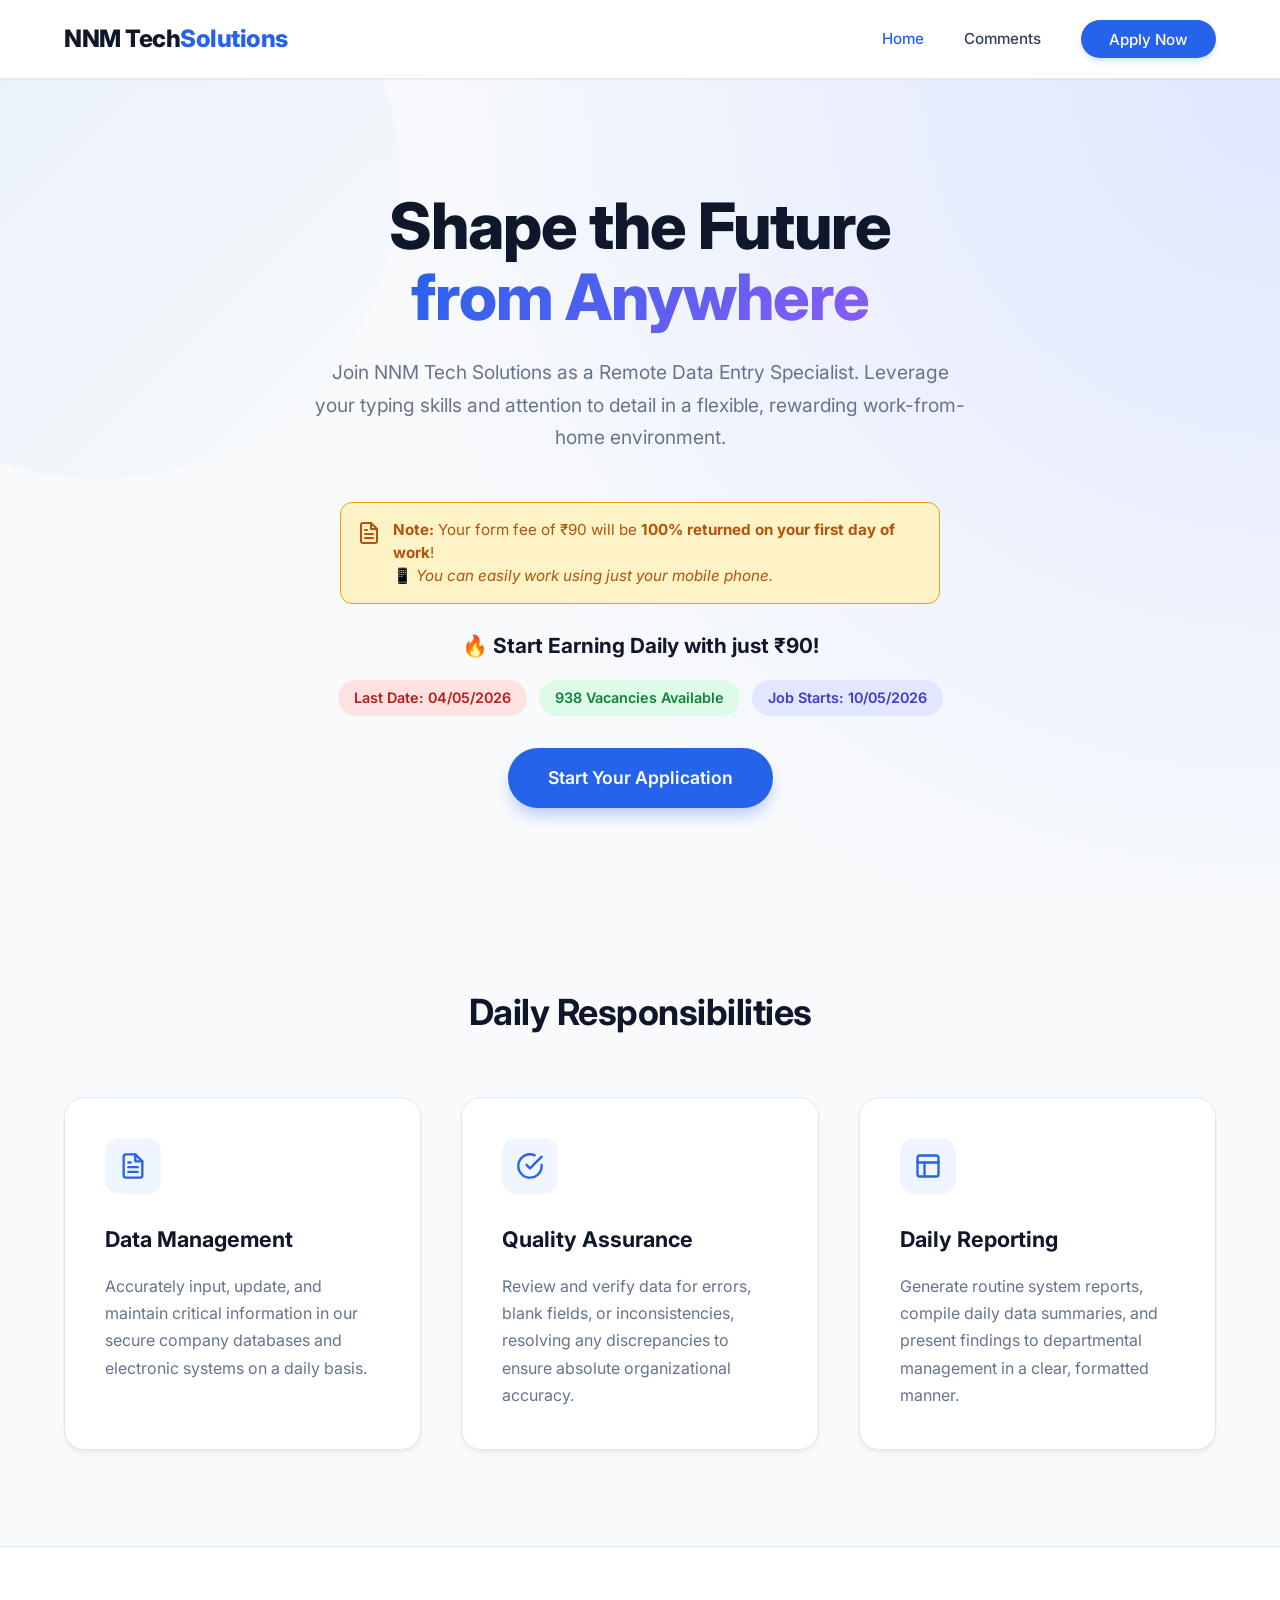
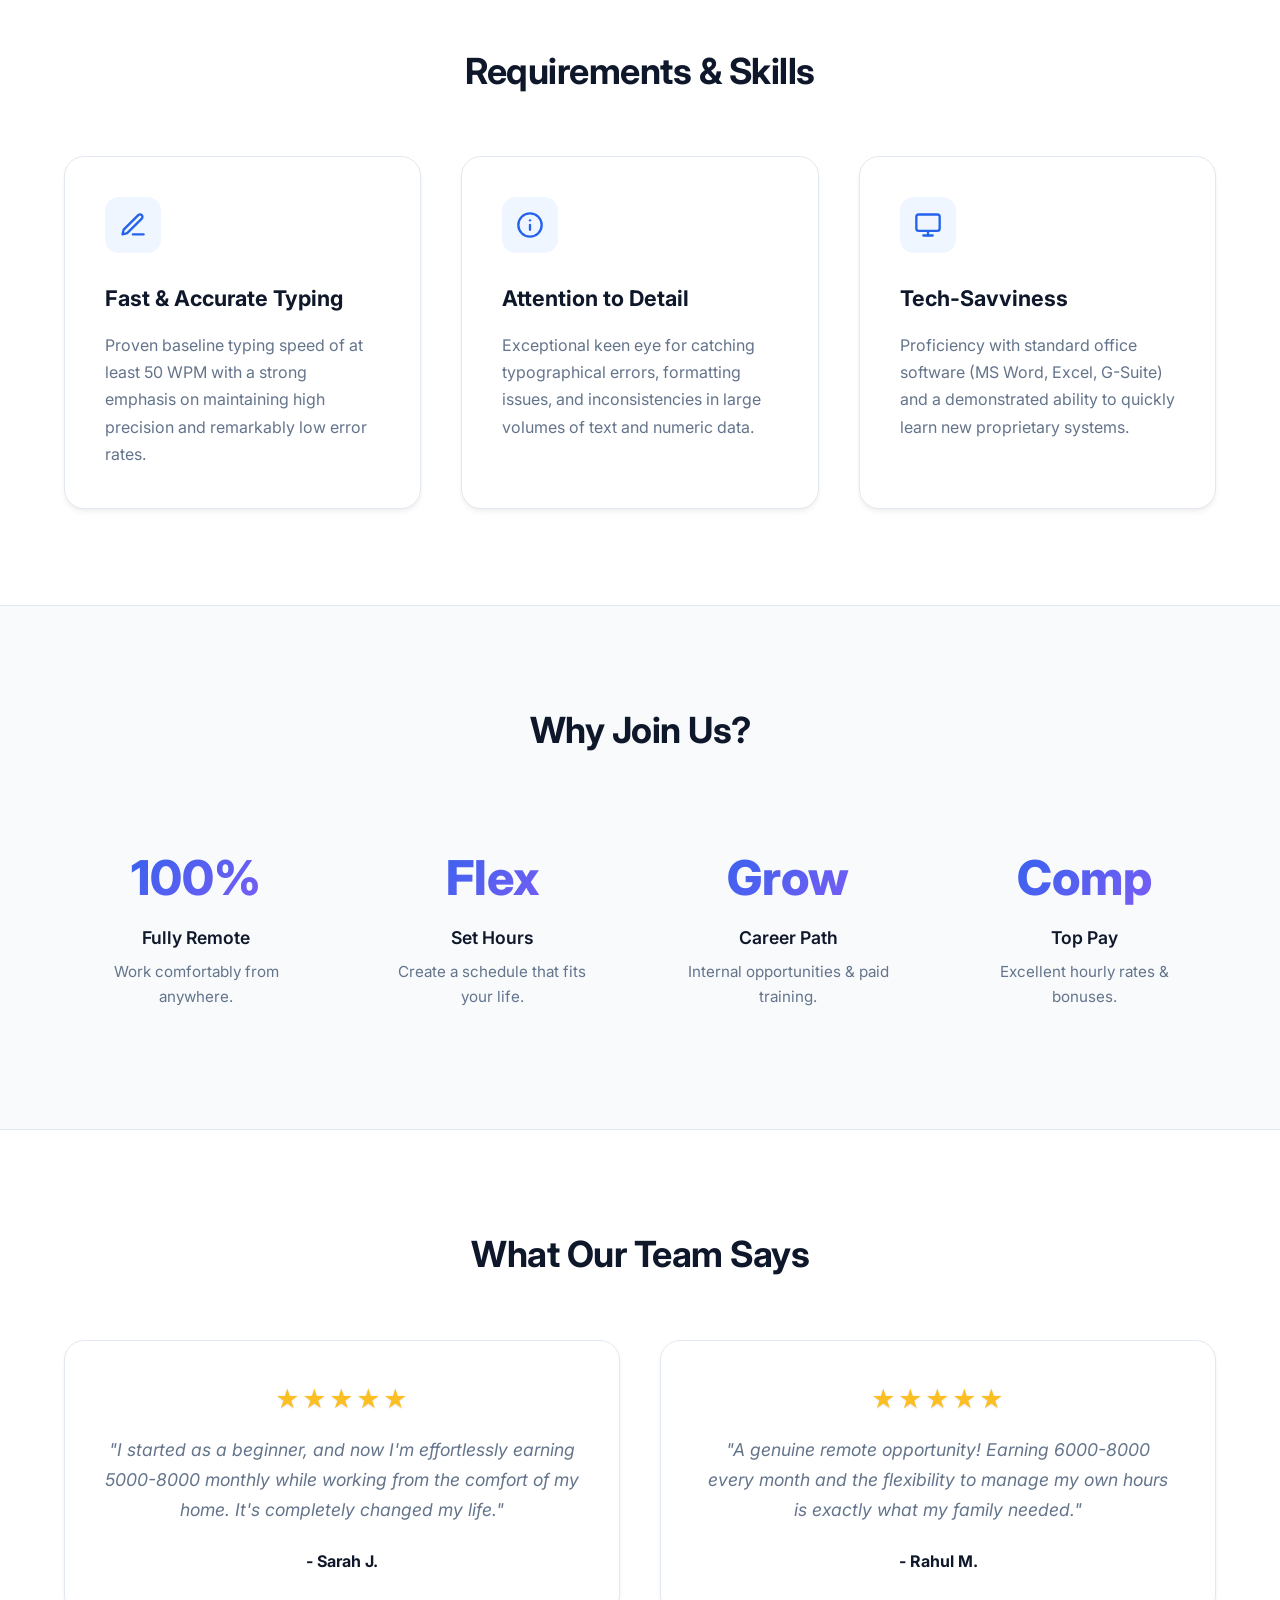
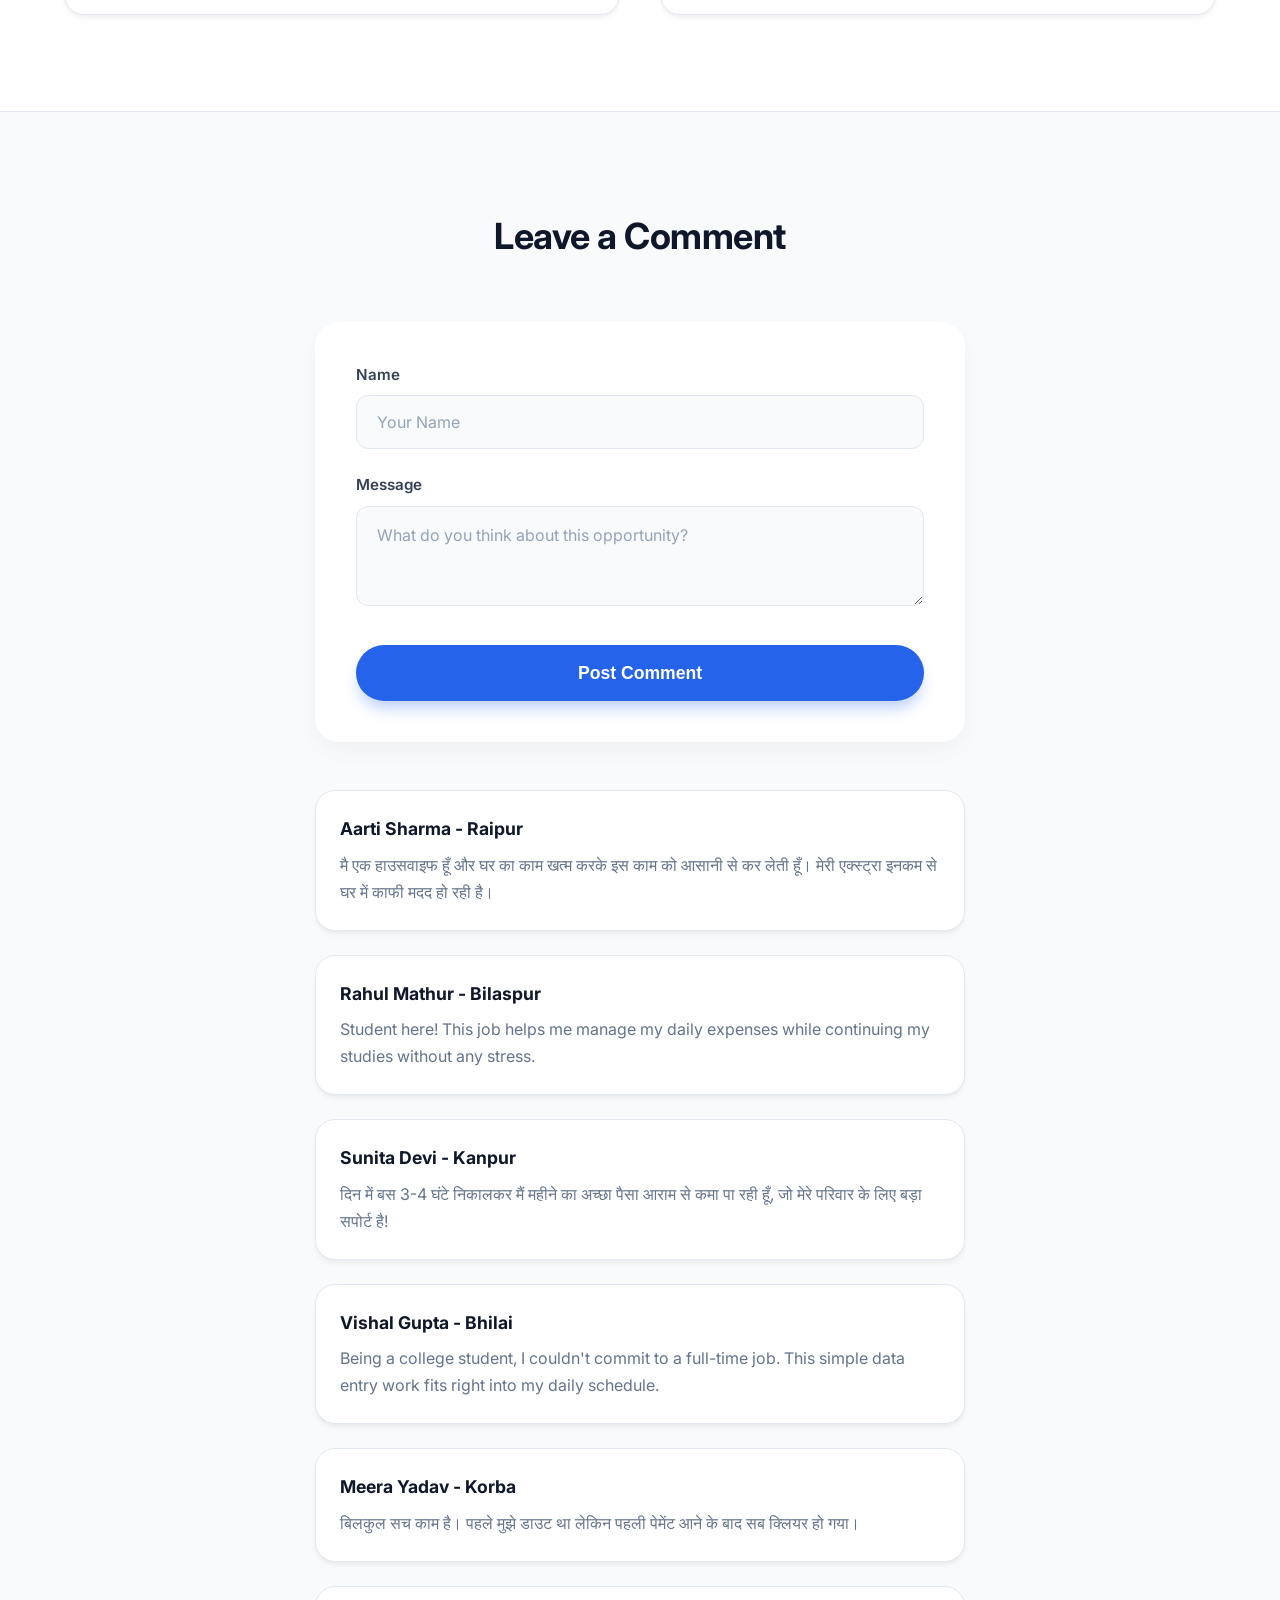
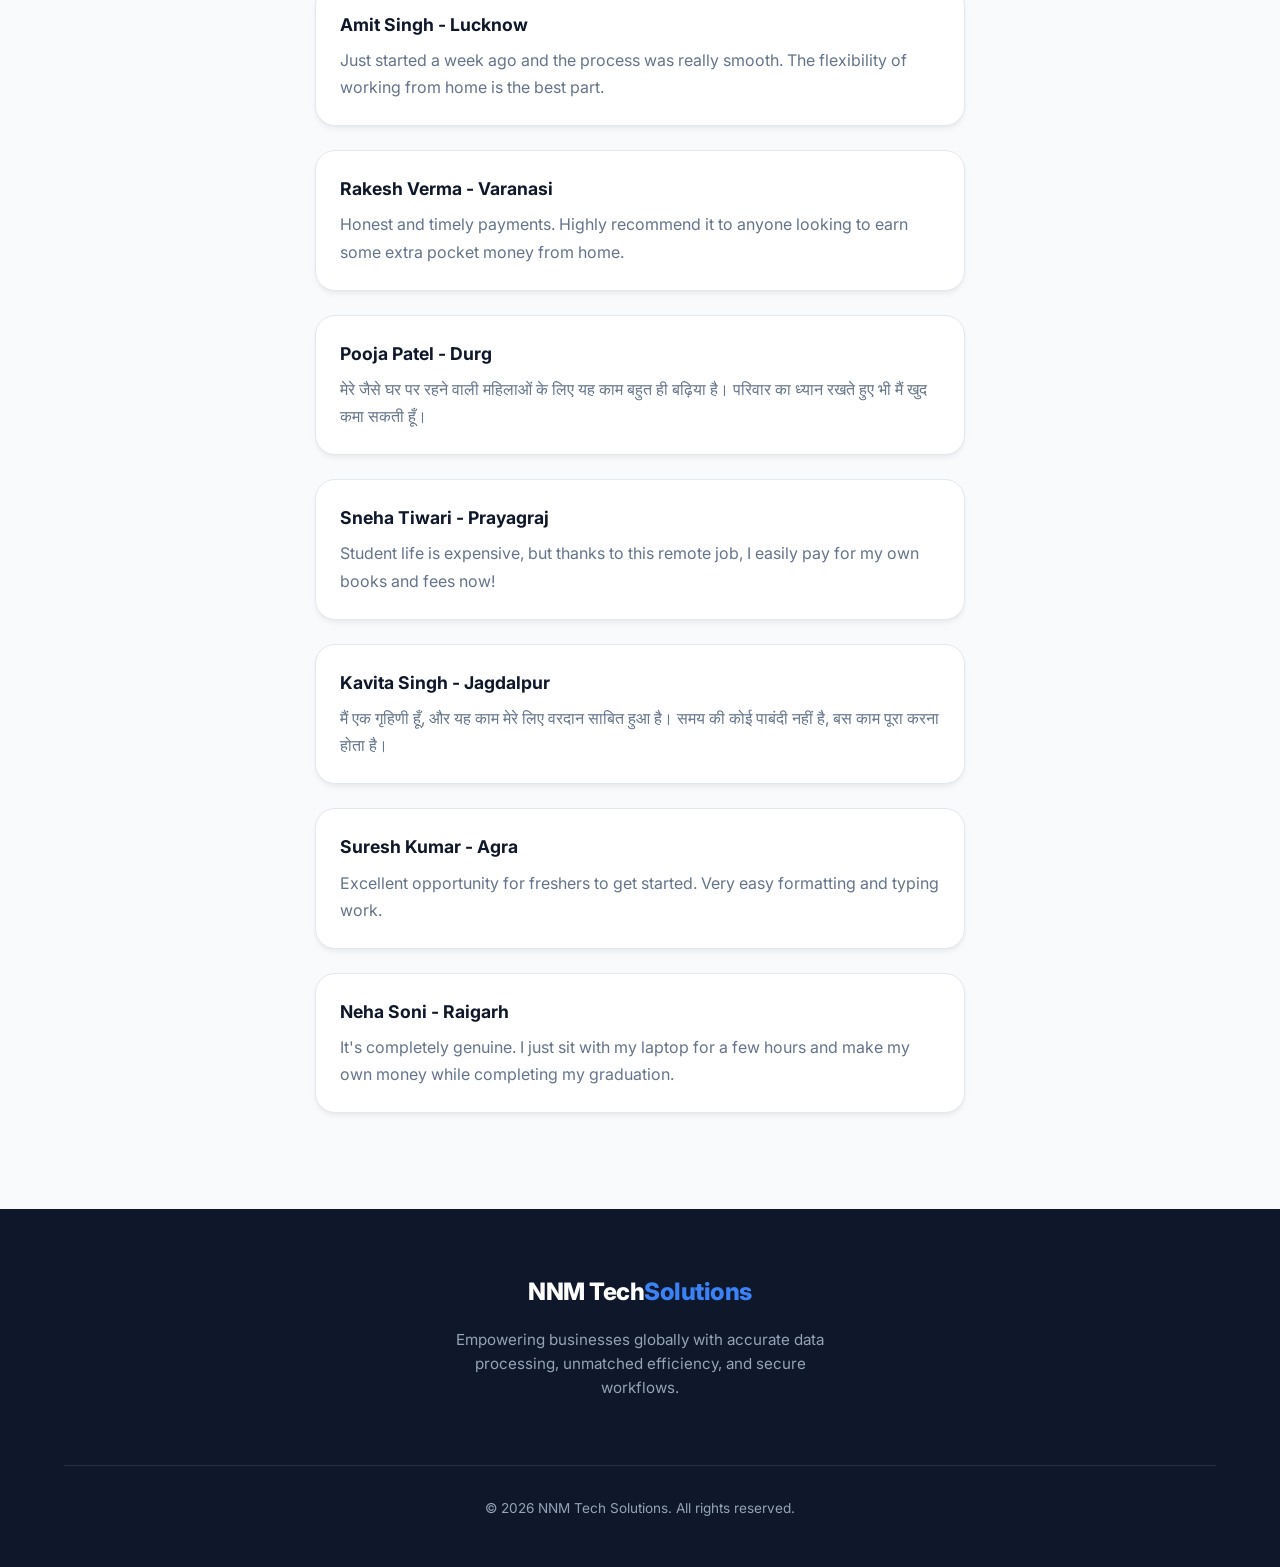
<file: index.html>
<!DOCTYPE html>
<html lang="en">
<head>
    <meta charset="UTF-8">
    <meta name="viewport" content="width=device-width, initial-scale=1.0">
    <title>Remote Data Entry Job - NNM Tech Solutions</title>
    <meta name="description" content="Apply for the Remote Data Entry Specialist position at NNM Tech Solutions. Work from home with flexible hours.">
    <link rel="preconnect" href="https://fonts.googleapis.com">
    <link rel="preconnect" href="https://fonts.gstatic.com" crossorigin>
    <link href="https://fonts.googleapis.com/css2?family=Inter:wght@400;500;600;700;800&display=swap" rel="stylesheet">
    <link rel="stylesheet" href="style.css">
</head>
<body>
    <nav class="navbar">
        <div class="nav-container">
            <a href="index.html" class="logo">NNM Tech<span>Solutions</span></a>
            <ul class="nav-links">
                <li><a href="index.html" class="active">Home</a></li>
                <li><a href="index.html#comments">Comments</a></li>
                <li><a href="apply.html" class="btn-nav">Apply Now</a></li>
            </ul>
        </div>
    </nav>

    <header class="hero">
        <div class="container">
            <h1>Shape the Future <br><span class="hero-gradient-text">from Anywhere</span></h1>
            <p>Join NNM Tech Solutions as a Remote Data Entry Specialist. Leverage your typing skills and attention to detail in a flexible, rewarding work-from-home environment.</p>
            
            <div style="background: #fef3c7; border: 1px solid #f59e0b; color: #b45309; padding: 1rem; border-radius: 0.75rem; max-width: 600px; margin: 0 auto 1.5rem; text-align: left; display: flex; align-items: start; gap: 0.75rem;">
                <svg width="24" height="24" viewBox="0 0 24 24" fill="none" stroke="currentColor" stroke-width="2" stroke-linecap="round" stroke-linejoin="round" style="flex-shrink: 0; margin-top: 2px;"><path d="M14 2H6a2 2 0 0 0-2 2v16a2 2 0 0 0 2 2h12a2 2 0 0 0 2-2V8z"></path><polyline points="14 2 14 8 20 8"></polyline><line x1="16" y1="13" x2="8" y2="13"></line><line x1="16" y1="17" x2="8" y2="17"></line><polyline points="10 9 9 9 8 9"></polyline></svg>
                <div style="font-size: 0.95rem; line-height: 1.5;">
                    <strong>Note:</strong> Your form fee of ₹90 will be <strong>100% returned on your first day of work</strong>!<br>
                    📱 <em>You can easily work using just your mobile phone.</em>
                </div>
            </div>

            <p style="font-size: 1.3rem; color: var(--primary); font-weight: 700; margin-bottom: 1rem;">
                🔥 Start Earning Daily with just ₹90!
            </p>
            
            <div style="display: flex; flex-wrap: wrap; justify-content: center; gap: 0.75rem; margin-bottom: 2rem;">
                <span style="background: #fee2e2; color: #b91c1c; padding: 0.4rem 1rem; border-radius: 999px; font-weight: 600; font-size: 0.9rem;">Last Date: 04/05/2026</span>
                <span style="background: #dcfce7; color: #15803d; padding: 0.4rem 1rem; border-radius: 999px; font-weight: 600; font-size: 0.9rem;">938 Vacancies Available</span>
                <span style="background: #e0e7ff; color: #4338ca; padding: 0.4rem 1rem; border-radius: 999px; font-weight: 600; font-size: 0.9rem;">Job Starts: 10/05/2026</span>
            </div>

            <a href="apply.html" class="btn-primary">Start Your Application</a>
        </div>
    </header>

    <main>
        <section class="section">
            <div class="container">
                <h2 class="section-title">Daily Responsibilities</h2>
                <div class="grid">
                    <div class="card">
                        <div class="card-icon">
                            <svg width="28" height="28" viewBox="0 0 24 24" fill="none" stroke="currentColor" stroke-width="2" stroke-linecap="round" stroke-linejoin="round"><path d="M14 2H6a2 2 0 0 0-2 2v16a2 2 0 0 0 2 2h12a2 2 0 0 0 2-2V8z"></path><polyline points="14 2 14 8 20 8"></polyline><line x1="16" y1="13" x2="8" y2="13"></line><line x1="16" y1="17" x2="8" y2="17"></line><polyline points="10 9 9 9 8 9"></polyline></svg>
                        </div>
                        <h3>Data Management</h3>
                        <p>Accurately input, update, and maintain critical information in our secure company databases and electronic systems on a daily basis.</p>
                    </div>
                    <div class="card">
                        <div class="card-icon">
                            <svg width="28" height="28" viewBox="0 0 24 24" fill="none" stroke="currentColor" stroke-width="2" stroke-linecap="round" stroke-linejoin="round"><path d="M22 11.08V12a10 10 0 1 1-5.93-9.14"></path><polyline points="22 4 12 14.01 9 11.01"></polyline></svg>
                        </div>
                        <h3>Quality Assurance</h3>
                        <p>Review and verify data for errors, blank fields, or inconsistencies, resolving any discrepancies to ensure absolute organizational accuracy.</p>
                    </div>
                    <div class="card">
                        <div class="card-icon">
                            <svg width="28" height="28" viewBox="0 0 24 24" fill="none" stroke="currentColor" stroke-width="2" stroke-linecap="round" stroke-linejoin="round"><rect x="3" y="3" width="18" height="18" rx="2" ry="2"></rect><line x1="3" y1="9" x2="21" y2="9"></line><line x1="9" y1="21" x2="9" y2="9"></line></svg>
                        </div>
                        <h3>Daily Reporting</h3>
                        <p>Generate routine system reports, compile daily data summaries, and present findings to departmental management in a clear, formatted manner.</p>
                    </div>
                </div>
            </div>
        </section>

        <section class="section bg-white">
            <div class="container">
                <h2 class="section-title">Requirements & Skills</h2>
                <div class="grid">
                    <div class="card">
                        <div class="card-icon">
                            <svg width="28" height="28" viewBox="0 0 24 24" fill="none" stroke="currentColor" stroke-width="2" stroke-linecap="round" stroke-linejoin="round"><path d="M12 20h9"></path><path d="M16.5 3.5a2.121 2.121 0 0 1 3 3L7 19l-4 1 1-4L16.5 3.5z"></path></svg>
                        </div>
                        <h3>Fast & Accurate Typing</h3>
                        <p>Proven baseline typing speed of at least 50 WPM with a strong emphasis on maintaining high precision and remarkably low error rates.</p>
                    </div>
                    <div class="card">
                        <div class="card-icon">
                            <svg width="28" height="28" viewBox="0 0 24 24" fill="none" stroke="currentColor" stroke-width="2" stroke-linecap="round" stroke-linejoin="round"><circle cx="12" cy="12" r="10"></circle><line x1="12" y1="16" x2="12" y2="12"></line><line x1="12" y1="8" x2="12.01" y2="8"></line></svg>
                        </div>
                        <h3>Attention to Detail</h3>
                        <p>Exceptional keen eye for catching typographical errors, formatting issues, and inconsistencies in large volumes of text and numeric data.</p>
                    </div>
                    <div class="card">
                        <div class="card-icon">
                            <svg width="28" height="28" viewBox="0 0 24 24" fill="none" stroke="currentColor" stroke-width="2" stroke-linecap="round" stroke-linejoin="round"><rect x="2" y="3" width="20" height="14" rx="2" ry="2"></rect><line x1="8" y1="21" x2="16" y2="21"></line><line x1="12" y1="17" x2="12" y2="21"></line></svg>
                        </div>
                        <h3>Tech-Savviness</h3>
                        <p>Proficiency with standard office software (MS Word, Excel, G-Suite) and a demonstrated ability to quickly learn new proprietary systems.</p>
                    </div>
                </div>
            </div>
        </section>

        <section class="section">
            <div class="container">
                <h2 class="section-title">Why Join Us?</h2>
                <div class="stats-grid">
                    <div class="stat-item">
                        <div class="stat-val">100%</div>
                        <div class="stat-title">Fully Remote</div>
                        <p style="color: var(--text-light); font-size: 0.95rem;">Work comfortably from anywhere.</p>
                    </div>
                    <div class="stat-item">
                        <div class="stat-val">Flex</div>
                        <div class="stat-title">Set Hours</div>
                        <p style="color: var(--text-light); font-size: 0.95rem;">Create a schedule that fits your life.</p>
                    </div>
                    <div class="stat-item">
                        <div class="stat-val">Grow</div>
                        <div class="stat-title">Career Path</div>
                        <p style="color: var(--text-light); font-size: 0.95rem;">Internal opportunities & paid training.</p>
                    </div>
                    <div class="stat-item">
                        <div class="stat-val">Comp</div>
                        <div class="stat-title">Top Pay</div>
                        <p style="color: var(--text-light); font-size: 0.95rem;">Excellent hourly rates & bonuses.</p>
                    </div>
                </div>
            </div>
        </section>
        <section class="section bg-white" id="testimonials">
            <div class="container">
                <h2 class="section-title">What Our Team Says</h2>
                <div class="grid">
                    <div class="card testimonial-card">
                        <div class="rating">★★★★★</div>
                        <p class="testimonial-text">"I started as a beginner, and now I'm effortlessly earning 5000-8000 monthly while working from the comfort of my home. It's completely changed my life."</p>
                        <div class="testimonial-author">- Sarah J.</div>
                    </div>
                    <div class="card testimonial-card">
                        <div class="rating">★★★★★</div>
                        <p class="testimonial-text">"A genuine remote opportunity! Earning 6000-8000 every month and the flexibility to manage my own hours is exactly what my family needed."</p>
                        <div class="testimonial-author">- Rahul M.</div>
                    </div>
                </div>
            </div>
        </section>

        <section class="section" id="comments">
            <div class="container">
                <h2 class="section-title">Leave a Comment</h2>
                <div class="comments-wrapper">
                    <form id="commentForm" class="form-wrapper" style="margin: 0 auto 3rem; max-width: 650px; padding: 2.5rem; box-shadow: 0 10px 25px -5px rgba(0,0,0,0.05);">
                        <div class="form-group" style="margin-bottom: 1.5rem;">
                            <label for="commentName" class="form-label">Name</label>
                            <input type="text" id="commentName" class="form-input" placeholder="Your Name" required>
                        </div>
                        <div class="form-group" style="margin-bottom: 1.5rem;">
                            <label for="commentText" class="form-label">Message</label>
                            <textarea id="commentText" class="form-input" placeholder="What do you think about this opportunity?" required style="min-height: 100px;"></textarea>
                        </div>
                        <button type="submit" class="btn-primary btn-submit" style="margin-top: 0.5rem;">Post Comment</button>
                    </form>

                    <div id="commentsList" class="comments-list" style="max-width: 650px; margin: 0 auto; display: flex; flex-direction: column; gap: 1.5rem;">
                        <!-- Static existing comments -->
                        <div class="comment-item card" style="padding: 1.5rem; text-align: left;">
                            <strong style="color: var(--primary); display: block; margin-bottom: 0.5rem; font-size: 1.1rem;">Aarti Sharma - Raipur</strong>
                            <p style="color: var(--text-light); font-size: 1rem; margin: 0;">मै एक हाउसवाइफ हूँ और घर का काम खत्म करके इस काम को आसानी से कर लेती हूँ। मेरी एक्स्ट्रा इनकम से घर में काफी मदद हो रही है।</p>
                        </div>
                        <div class="comment-item card" style="padding: 1.5rem; text-align: left;">
                            <strong style="color: var(--primary); display: block; margin-bottom: 0.5rem; font-size: 1.1rem;">Rahul Mathur - Bilaspur</strong>
                            <p style="color: var(--text-light); font-size: 1rem; margin: 0;">Student here! This job helps me manage my daily expenses while continuing my studies without any stress.</p>
                        </div>
                        <div class="comment-item card" style="padding: 1.5rem; text-align: left;">
                            <strong style="color: var(--primary); display: block; margin-bottom: 0.5rem; font-size: 1.1rem;">Sunita Devi - Kanpur</strong>
                            <p style="color: var(--text-light); font-size: 1rem; margin: 0;">दिन में बस 3-4 घंटे निकालकर मैं महीने का अच्छा पैसा आराम से कमा पा रही हूँ, जो मेरे परिवार के लिए बड़ा सपोर्ट है!</p>
                        </div>
                        <div class="comment-item card" style="padding: 1.5rem; text-align: left;">
                            <strong style="color: var(--primary); display: block; margin-bottom: 0.5rem; font-size: 1.1rem;">Vishal Gupta - Bhilai</strong>
                            <p style="color: var(--text-light); font-size: 1rem; margin: 0;">Being a college student, I couldn't commit to a full-time job. This simple data entry work fits right into my daily schedule.</p>
                        </div>
                        <div class="comment-item card" style="padding: 1.5rem; text-align: left;">
                            <strong style="color: var(--primary); display: block; margin-bottom: 0.5rem; font-size: 1.1rem;">Meera Yadav - Korba</strong>
                            <p style="color: var(--text-light); font-size: 1rem; margin: 0;">बिलकुल सच काम है। पहले मुझे डाउट था लेकिन पहली पेमेंट आने के बाद सब क्लियर हो गया।</p>
                        </div>
                        <div class="comment-item card" style="padding: 1.5rem; text-align: left;">
                            <strong style="color: var(--primary); display: block; margin-bottom: 0.5rem; font-size: 1.1rem;">Amit Singh - Lucknow</strong>
                            <p style="color: var(--text-light); font-size: 1rem; margin: 0;">Just started a week ago and the process was really smooth. The flexibility of working from home is the best part.</p>
                        </div>
                        <div class="comment-item card" style="padding: 1.5rem; text-align: left;">
                            <strong style="color: var(--primary); display: block; margin-bottom: 0.5rem; font-size: 1.1rem;">Rakesh Verma - Varanasi</strong>
                            <p style="color: var(--text-light); font-size: 1rem; margin: 0;">Honest and timely payments. Highly recommend it to anyone looking to earn some extra pocket money from home.</p>
                        </div>
                        <div class="comment-item card" style="padding: 1.5rem; text-align: left;">
                            <strong style="color: var(--primary); display: block; margin-bottom: 0.5rem; font-size: 1.1rem;">Pooja Patel - Durg</strong>
                            <p style="color: var(--text-light); font-size: 1rem; margin: 0;">मेरे जैसे घर पर रहने वाली महिलाओं के लिए यह काम बहुत ही बढ़िया है। परिवार का ध्यान रखते हुए भी मैं खुद कमा सकती हूँ।</p>
                        </div>
                        <div class="comment-item card" style="padding: 1.5rem; text-align: left;">
                            <strong style="color: var(--primary); display: block; margin-bottom: 0.5rem; font-size: 1.1rem;">Sneha Tiwari - Prayagraj</strong>
                            <p style="color: var(--text-light); font-size: 1rem; margin: 0;">Student life is expensive, but thanks to this remote job, I easily pay for my own books and fees now!</p>
                        </div>
                        <div class="comment-item card" style="padding: 1.5rem; text-align: left;">
                            <strong style="color: var(--primary); display: block; margin-bottom: 0.5rem; font-size: 1.1rem;">Kavita Singh - Jagdalpur</strong>
                            <p style="color: var(--text-light); font-size: 1rem; margin: 0;">मैं एक गृहिणी हूँ, और यह काम मेरे लिए वरदान साबित हुआ है। समय की कोई पाबंदी नहीं है, बस काम पूरा करना होता है।</p>
                        </div>
                        <div class="comment-item card" style="padding: 1.5rem; text-align: left;">
                            <strong style="color: var(--primary); display: block; margin-bottom: 0.5rem; font-size: 1.1rem;">Suresh Kumar - Agra</strong>
                            <p style="color: var(--text-light); font-size: 1rem; margin: 0;">Excellent opportunity for freshers to get started. Very easy formatting and typing work.</p>
                        </div>
                        <div class="comment-item card" style="padding: 1.5rem; text-align: left;">
                            <strong style="color: var(--primary); display: block; margin-bottom: 0.5rem; font-size: 1.1rem;">Neha Soni - Raigarh</strong>
                            <p style="color: var(--text-light); font-size: 1rem; margin: 0;">It's completely genuine. I just sit with my laptop for a few hours and make my own money while completing my graduation.</p>
                        </div>
                    </div>
                </div>
            </div>
        </section>
    </main>

    <footer class="footer">
        <div class="container">
            <div class="footer-top">
                <a href="index.html" class="logo">NNM Tech<span style="color: var(--accent);">Solutions</span></a>
                <p class="footer-text">Empowering businesses globally with accurate data processing, unmatched efficiency, and secure workflows.</p>
            </div>
            <div class="footer-divider"></div>
            <div class="footer-bottom">
                <p>&copy; 2026 NNM Tech Solutions. All rights reserved.</p>
            </div>
        </div>
    </footer>
</body>
</html>
</file>
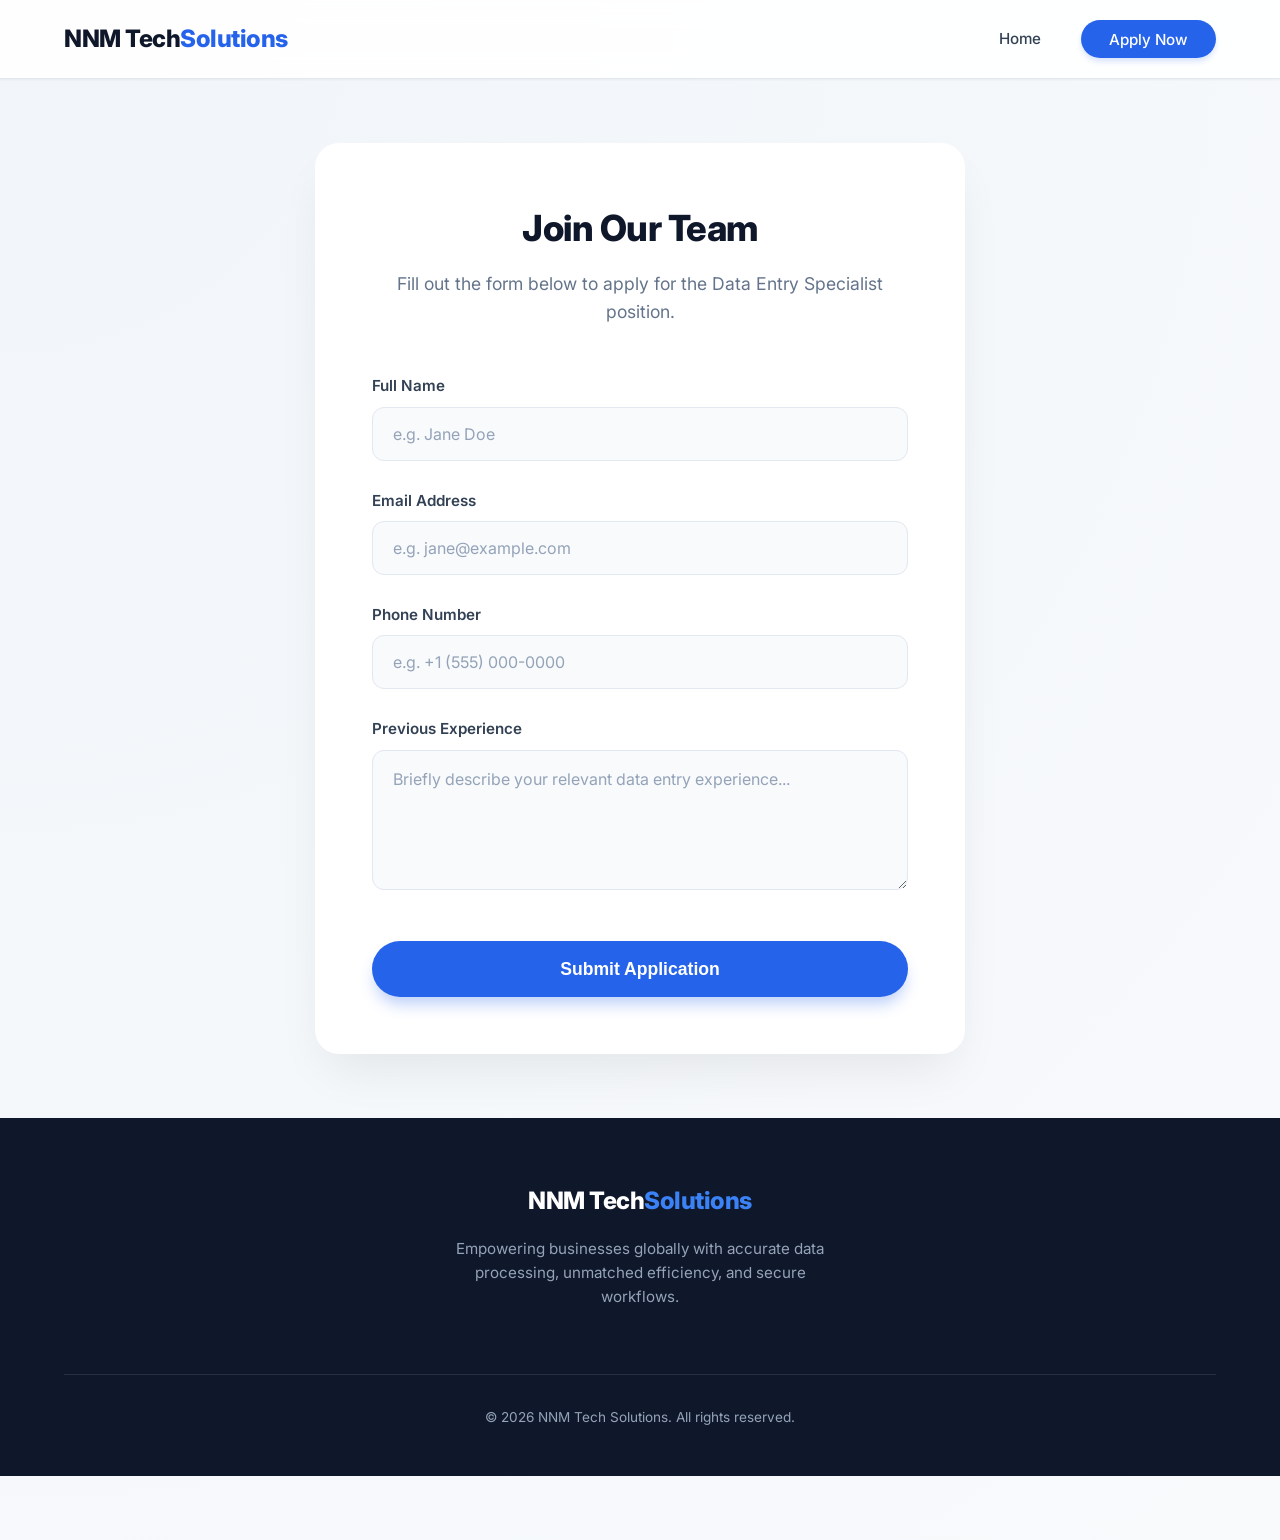
<file: apply.html>
<!DOCTYPE html>
<html lang="en">
<head>
    <meta charset="UTF-8">
    <meta name="viewport" content="width=device-width, initial-scale=1.0">
    <title>Application Form - NNM Tech Solutions</title>
    <meta name="description" content="Submit your application for the Remote Data Entry job.">
    <link rel="preconnect" href="https://fonts.googleapis.com">
    <link rel="preconnect" href="https://fonts.gstatic.com" crossorigin>
    <link href="https://fonts.googleapis.com/css2?family=Inter:wght@400;500;600;700;800&display=swap" rel="stylesheet">
    <link rel="stylesheet" href="style.css">
</head>
<body class="form-page-wrapper">
    <nav class="navbar">
        <div class="nav-container">
            <a href="index.html" class="logo">NNM Tech<span>Solutions</span></a>
            <ul class="nav-links">
                <li><a href="index.html">Home</a></li>
                <li><a href="apply.html" class="btn-nav active">Apply Now</a></li>
            </ul>
        </div>
    </nav>

    <main class="container">
        <div class="form-wrapper">
            <div class="form-header">
                <h1>Join Our Team</h1>
                <p>Fill out the form below to apply for the Data Entry Specialist position.</p>
            </div>
            
            <form id="applicationForm" novalidate>
                <div class="form-group" id="group-name">
                    <label for="fullName" class="form-label">Full Name</label>
                    <input type="text" id="fullName" class="form-input" placeholder="e.g. Jane Doe">
                    <span class="error-msg">Please enter your full name.</span>
                </div>

                <div class="form-group" id="group-email">
                    <label for="email" class="form-label">Email Address</label>
                    <input type="email" id="email" class="form-input" placeholder="e.g. jane@example.com">
                    <span class="error-msg">Please enter a valid email address.</span>
                </div>

                <div class="form-group" id="group-phone">
                    <label for="phone" class="form-label">Phone Number</label>
                    <input type="tel" id="phone" class="form-input" placeholder="e.g. +1 (555) 000-0000">
                    <span class="error-msg">Please enter a valid phone number.</span>
                </div>

                <div class="form-group" id="group-experience">
                    <label for="experience" class="form-label">Previous Experience</label>
                    <textarea id="experience" class="form-input" placeholder="Briefly describe your relevant data entry experience..."></textarea>
                    <span class="error-msg">Please provide your previous experience.</span>
                </div>

                <button type="submit" class="btn-primary btn-submit">Submit Application</button>
            </form>
        </div>
    </main>

    <footer class="footer" style="margin-top: 4rem;">
        <div class="container">
            <div class="footer-top">
                <a href="index.html" class="logo">NNM Tech<span style="color: var(--accent);">Solutions</span></a>
                <p class="footer-text">Empowering businesses globally with accurate data processing, unmatched efficiency, and secure workflows.</p>
            </div>
            <div class="footer-divider"></div>
            <div class="footer-bottom">
                <p>&copy; 2026 NNM Tech Solutions. All rights reserved.</p>
            </div>
        </div>
    </footer>

    <script src="script.js"></script>
</body>
</html>
</file>
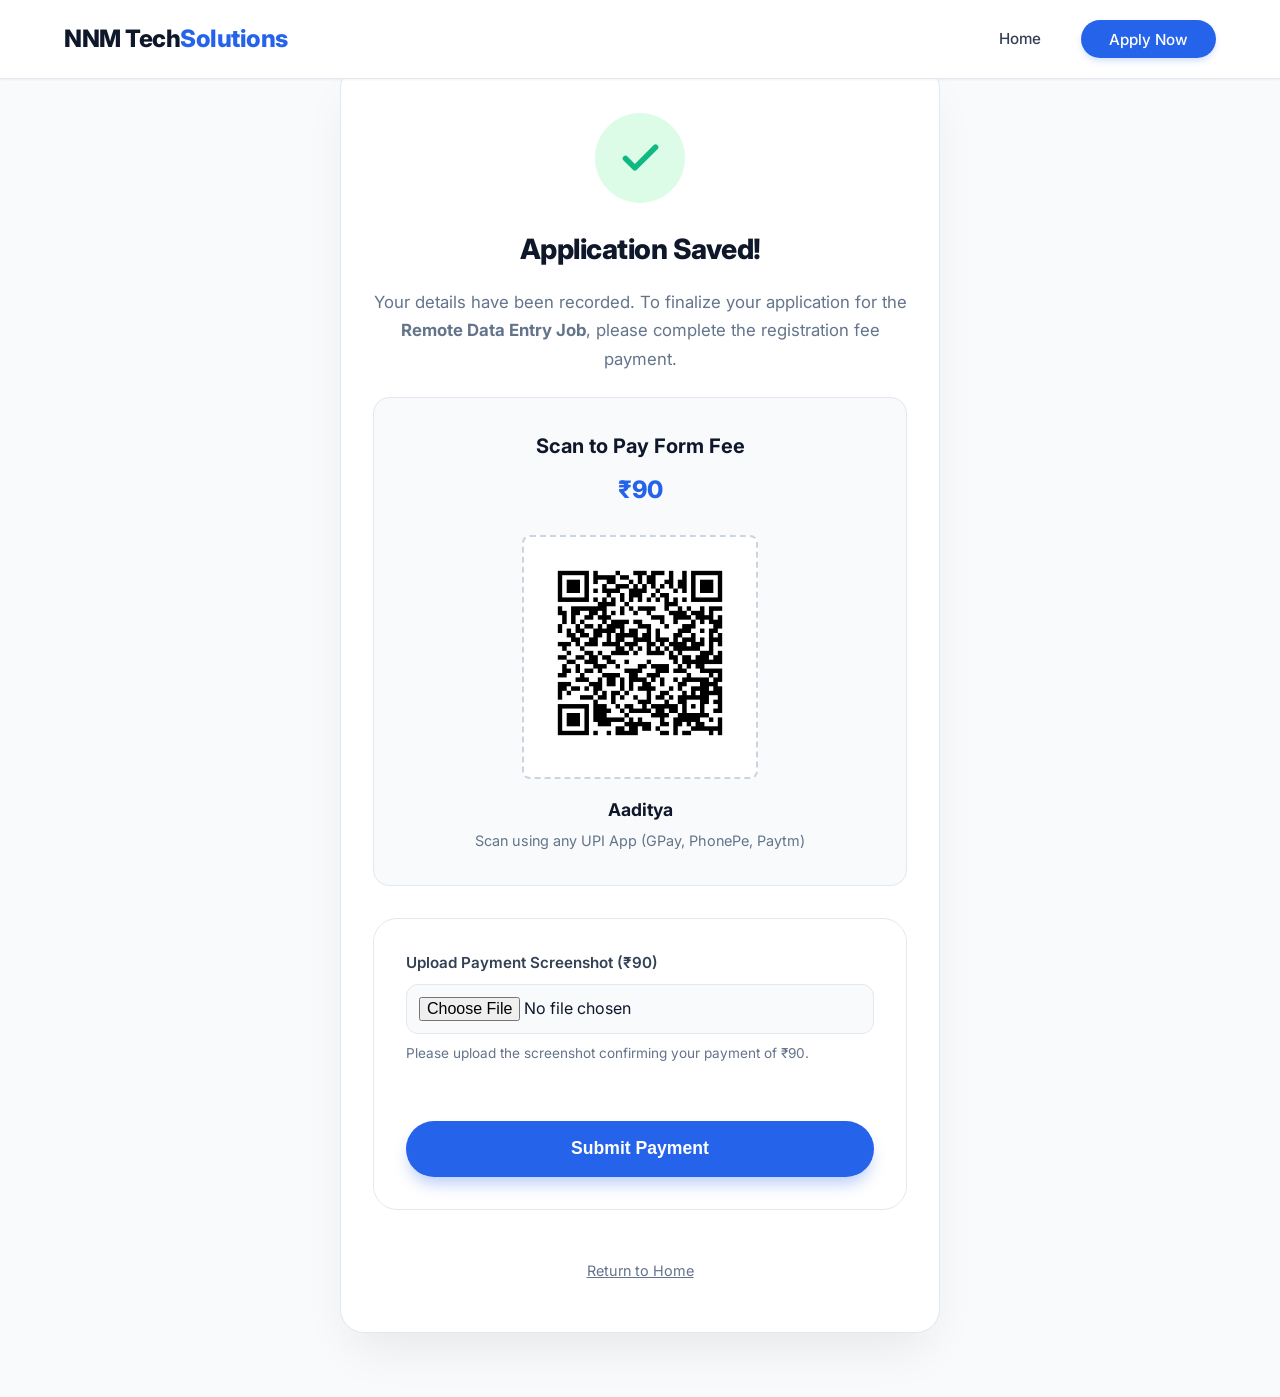
<file: success.html>
<!DOCTYPE html>
<html lang="en">
<head>
    <meta charset="UTF-8">
    <meta name="viewport" content="width=device-width, initial-scale=1.0">
    <title>Application Successful - NNM Tech Solutions</title>
    <meta name="description" content="Your application has been successfully submitted.">
    <link rel="preconnect" href="https://fonts.googleapis.com">
    <link rel="preconnect" href="https://fonts.gstatic.com" crossorigin>
    <link href="https://fonts.googleapis.com/css2?family=Inter:wght@400;500;600;700;800&display=swap" rel="stylesheet">
    <link rel="stylesheet" href="style.css">
</head>
<body class="success-page-wrapper">
    <nav class="navbar" style="position: absolute; width: 100%;">
        <div class="nav-container">
            <a href="index.html" class="logo">NNM Tech<span>Solutions</span></a>
            <ul class="nav-links">
                <li><a href="index.html">Home</a></li>
                <li><a href="apply.html" class="btn-nav">Apply Now</a></li>
            </ul>
        </div>
    </nav>

    <main class="success-content" style="max-width: 600px; padding: 3rem 2rem;">
        <div class="success-icon" style="margin-bottom: 1.5rem;">
            <svg viewBox="0 0 24 24" fill="none" stroke="currentColor" stroke-width="3" stroke-linecap="round" stroke-linejoin="round"><polyline points="20 6 9 17 4 12"></polyline></svg>
        </div>
        <h1 style="font-size: 1.75rem;">Application Saved!</h1>
        <p style="margin-bottom: 1.5rem;">Your details have been recorded. To finalize your application for the <strong>Remote Data Entry Job</strong>, please complete the registration fee payment.</p>
        
        <div style="background: #f8fafc; border: 1px solid #e2e8f0; border-radius: 1rem; padding: 2rem; margin-bottom: 2rem;">
            <h2 style="font-size: 1.25rem; color: var(--primary); margin-bottom: 0.5rem;">Scan to Pay Form Fee</h2>
            <p style="font-size: 1.5rem; font-weight: 800; color: var(--secondary); margin-bottom: 1.5rem;">₹90</p>
            
            <div style="display: flex; justify-content: center; margin-bottom: 1rem;">
                <div style="background: white; padding: 1rem; border-radius: 0.5rem; border: 2px dashed #cbd5e1; display: inline-block;">
                    <img src="qr-code.jpg" alt="Payment QR Code" style="width: 200px; height: 200px; object-fit: contain;">
                </div>
            </div>
            <p style="font-weight: 700; color: var(--primary); font-size: 1.1rem; margin-bottom: 0.25rem;">Aaditya</p>
            <p style="font-size: 0.9rem; color: var(--text-light); margin-bottom: 0;">Scan using any UPI App (GPay, PhonePe, Paytm)</p>
        </div>

        <form id="paymentForm" class="form-wrapper" style="margin: 0; padding: 2rem; box-shadow: none; border: 1px solid var(--border);">
            <div class="form-group" style="text-align: left;">
                <label for="paymentScreenshot" class="form-label">Upload Payment Screenshot (₹90)</label>
                <input type="file" id="paymentScreenshot" class="form-input" accept="image/*" required style="padding: 0.75rem;">
                <p style="font-size: 0.85rem; color: var(--text-light); margin-top: 0.5rem;">Please upload the screenshot confirming your payment of ₹90.</p>
            </div>
            <button type="submit" class="btn-primary btn-submit">Submit Payment</button>
        </form>

        <div style="margin-top: 1.5rem; display: none;" id="finalStepContainer">
            <p style="color: var(--success); font-weight: 600; margin-bottom: 1rem;">Payment Screenshot Uploaded Successfully!</p>
            <p style="margin-bottom: 1rem;">Please complete the final mandatory step by filling out the form below.</p>
            <a href="https://forms.gle/GN7mBXgoJHKWMVLx8" target="_blank" rel="noopener noreferrer" class="btn-primary" style="padding: 0.8rem 2rem; margin-bottom: 1rem; display: inline-block;">Complete Final Step</a>
        </div>

        <br>
        <a href="index.html" style="color: var(--text-light); text-decoration: underline; font-size: 0.9rem; margin-top: 1.5rem; display: inline-block;">Return to Home</a>
    </main>

    <script>
        document.getElementById('paymentForm').addEventListener('submit', function(e) {
            e.preventDefault();
            this.style.display = 'none';
            document.getElementById('finalStepContainer').style.display = 'block';
        });
    </script>
</body>
</html>
</file>
<file: style.css>
/* Base & Reset */
:root {
  --primary: #0f172a;
  --secondary: #2563eb;
  --secondary-hover: #1d4ed8;
  --accent: #3b82f6;
  --text: #334155;
  --text-light: #64748b;
  --bg: #f8fafc;
  --white: #ffffff;
  --error: #ef4444;
  --success: #10b981;
  --border: #e2e8f0;
}

* { margin: 0; padding: 0; box-sizing: border-box; }
body { 
    font-family: 'Inter', system-ui, -apple-system, sans-serif; 
    color: var(--text); 
    background-color: var(--bg); 
    line-height: 1.6; 
    display: flex;
    flex-direction: column;
    min-height: 100vh;
}
a { text-decoration: none; color: inherit; }

/* Utilities */
.container { width: 100%; max-width: 1200px; margin: 0 auto; padding: 0 1.5rem; }

/* Navigation */
.navbar { 
    background: rgba(255, 255, 255, 0.9); 
    backdrop-filter: blur(12px);
    box-shadow: 0 1px 2px 0 rgba(0, 0, 0, 0.05); 
    position: sticky; top: 0; z-index: 100; 
    padding: 1.25rem 0; 
    border-bottom: 1px solid var(--border);
}
.nav-container { display: flex; justify-content: space-between; align-items: center; max-width: 1200px; margin: 0 auto; padding: 0 1.5rem; }
.logo { font-size: 1.5rem; font-weight: 800; color: var(--primary); letter-spacing: -0.5px; }
.logo span { color: var(--secondary); }
.nav-links { list-style: none; display: flex; align-items: center; gap: 2.5rem; }
.nav-links a { font-weight: 500; font-size: 0.95rem; color: var(--text); transition: color 0.2s ease; }
.nav-links a:hover, .nav-links a.active:not(.btn-nav) { color: var(--secondary); }
.btn-nav { 
    background: var(--secondary); 
    color: var(--white) !important; 
    padding: 0.6rem 1.75rem; 
    border-radius: 9999px; 
    font-weight: 600; 
    transition: all 0.2s ease; 
    box-shadow: 0 4px 6px -1px rgba(37, 99, 235, 0.2);
}
.btn-nav:hover { background: var(--secondary-hover); transform: translateY(-1px); box-shadow: 0 6px 8px -1px rgba(37, 99, 235, 0.3); }

/* Hero Section */
.hero { 
    padding: 7rem 2rem 5rem; 
    text-align: center; 
    background: radial-gradient(circle at top right, #e0e7ff 0%, var(--bg) 60%);
    position: relative;
    overflow: hidden;
}
.hero::before {
    content: '';
    position: absolute;
    width: 600px;
    height: 600px;
    background: linear-gradient(135deg, rgba(59,130,246,0.1) 0%, rgba(37,99,235,0) 100%);
    border-radius: 50%;
    top: -200px;
    left: -200px;
    z-index: 0;
}
.hero .container { position: relative; z-index: 1; }
.hero h1 { font-size: clamp(2.5rem, 5vw, 4.5rem); font-weight: 800; color: var(--primary); margin-bottom: 1.5rem; line-height: 1.1; letter-spacing: -1px; animation: fadeUp 0.8s ease-out; }
.hero-gradient-text { background: linear-gradient(135deg, var(--secondary) 0%, #8b5cf6 100%); -webkit-background-clip: text; -webkit-text-fill-color: transparent; }
.hero p { font-size: 1.2rem; color: var(--text-light); max-width: 650px; margin: 0 auto 3rem; animation: fadeUp 1s ease-out; line-height: 1.7; }
.btn-primary { 
    display: inline-block; 
    background: var(--secondary); 
    color: var(--white); 
    padding: 1rem 2.5rem; 
    border-radius: 9999px; 
    font-size: 1.1rem; 
    font-weight: 600; 
    box-shadow: 0 10px 15px -3px rgba(37, 99, 235, 0.3); 
    transition: all 0.3s cubic-bezier(0.4, 0, 0.2, 1); 
    animation: fadeUp 1.2s ease-out; 
    cursor: pointer; 
    border: none; 
}
.btn-primary:hover { 
    background: var(--secondary-hover); 
    transform: translateY(-3px) scale(1.02); 
    box-shadow: 0 20px 25px -5px rgba(37, 99, 235, 0.4); 
}

/* Sections & Grids */
.section { padding: 6rem 0; }
.bg-white { background-color: var(--white); border-top: 1px solid var(--border); border-bottom: 1px solid var(--border); }
.section-title { text-align: center; font-size: 2.25rem; font-weight: 700; color: var(--primary); margin-bottom: 3.5rem; letter-spacing: -0.5px; }
.grid { display: grid; grid-template-columns: repeat(auto-fit, minmax(320px, 1fr)); gap: 2.5rem; }

/* Cards */
.card { 
    background: var(--white); 
    padding: 2.5rem; 
    border-radius: 1.25rem; 
    box-shadow: 0 4px 6px -1px rgba(0, 0, 0, 0.05), 0 2px 4px -1px rgba(0, 0, 0, 0.03); 
    transition: all 0.4s cubic-bezier(0.4, 0, 0.2, 1); 
    border: 1px solid var(--border); 
}
.card:hover { transform: translateY(-12px); box-shadow: 0 25px 50px -12px rgba(0, 0, 0, 0.1); border-color: transparent; }
.card-icon { 
    width: 56px; 
    height: 56px; 
    background: #eff6ff; 
    color: var(--secondary); 
    border-radius: 14px; 
    display: flex; 
    align-items: center; 
    justify-content: center; 
    font-size: 1.75rem; 
    margin-bottom: 1.75rem; 
    transition: all 0.3s ease;
}
.card:hover .card-icon { background: var(--secondary); color: var(--white); transform: scale(1.1); }
.card h3 { font-size: 1.35rem; font-weight: 700; color: var(--primary); margin-bottom: 1rem; }
.card p { color: var(--text-light); line-height: 1.7; }

/* Stats/Why Us Grid */
.stats-grid { display: grid; grid-template-columns: repeat(auto-fit, minmax(200px, 1fr)); gap: 2rem; text-align: center; }
.stat-item { padding: 1.5rem; }
.stat-val { font-size: 3rem; font-weight: 800; background: linear-gradient(135deg, var(--secondary) 0%, #8b5cf6 100%); -webkit-background-clip: text; -webkit-text-fill-color: transparent; margin-bottom: 0.5rem; }
.stat-title { font-size: 1.1rem; font-weight: 600; color: var(--primary); margin-bottom: 0.5rem; }

/* Form Layout */
.form-page-wrapper { background: radial-gradient(circle at top left, #f1f5f9 0%, var(--bg) 100%); padding-bottom: 4rem; flex-grow: 1; }
.form-wrapper { 
    max-width: 650px; 
    margin: 4rem auto 0; 
    padding: 3.5rem; 
    background: var(--white); 
    border-radius: 1.5rem; 
    box-shadow: 0 25px 50px -12px rgba(0, 0, 0, 0.08); 
    border: 1px solid rgba(255, 255, 255, 0.5);
    position: relative;
}
.form-header { text-align: center; margin-bottom: 3rem; }
.form-header h1 { color: var(--primary); font-size: 2.25rem; font-weight: 800; margin-bottom: 0.75rem; letter-spacing: -0.5px; }
.form-header p { color: var(--text-light); font-size: 1.1rem; }

/* Form Controls */
.form-group { margin-bottom: 1.75rem; position: relative; }
.form-label { display: block; font-weight: 600; margin-bottom: 0.5rem; color: var(--text); font-size: 0.95rem; }
.form-input { 
    width: 100%; 
    padding: 1rem 1.25rem; 
    border: 1px solid var(--border); 
    border-radius: 0.75rem; 
    font-family: inherit; 
    font-size: 1rem; 
    color: var(--primary); 
    transition: all 0.3s ease; 
    background: var(--bg); 
}
.form-input::placeholder { color: #94a3b8; }
.form-input:focus { outline: none; border-color: var(--secondary); background: var(--white); box-shadow: 0 0 0 4px rgba(37, 99, 235, 0.1); }
textarea.form-input { resize: vertical; min-height: 140px; line-height: 1.6; }
.error-msg { 
    color: var(--error); 
    font-size: 0.85rem; 
    margin-top: 0.6rem; 
    display: none; 
    font-weight: 500;
    animation: shake 0.4s cubic-bezier(.36,.07,.19,.97) both;
}
.form-group.invalid .form-input { border-color: var(--error); background: #fef2f2; }
.form-group.invalid .form-input:focus { box-shadow: 0 0 0 4px rgba(239, 68, 68, 0.15); }
.form-group.invalid .error-msg { display: block; }
.btn-submit { width: 100%; margin-top: 1rem; padding: 1.1rem; font-size: 1.1rem; }

/* Success Page */
.success-page-wrapper { flex-grow: 1; display: flex; align-items: center; justify-content: center; padding: 4rem 2rem; background: var(--bg); }
.success-content { 
    background: var(--white); 
    padding: 4rem 3.5rem; 
    border-radius: 1.5rem; 
    box-shadow: 0 25px 50px -12px rgba(0, 0, 0, 0.08); 
    max-width: 550px; 
    text-align: center;
    border: 1px solid var(--border);
    animation: fadeUp 0.6s ease-out; 
}
.success-icon { 
    width: 90px; 
    height: 90px; 
    background: #dcfce7; 
    color: var(--success); 
    border-radius: 50%; 
    display: flex; 
    align-items: center; 
    justify-content: center; 
    margin: 0 auto 2.5rem; 
    animation: scaleIn 0.5s cubic-bezier(0.34, 1.56, 0.64, 1) 0.2s both;
}
.success-icon svg { width: 45px; height: 45px; }
.success-content h1 { color: var(--primary); font-size: 2rem; font-weight: 800; margin-bottom: 1rem; letter-spacing: -0.5px; }
.success-content p { color: var(--text-light); font-size: 1.05rem; margin-bottom: 2.5rem; line-height: 1.7; }

/* Footer */
.footer { background: var(--primary); color: #94a3b8; padding: 4rem 2rem 3rem; margin-top: auto; }
.footer-top { display: flex; flex-direction: column; align-items: center; justify-content: center; margin-bottom: 2rem; }
.footer .logo { color: var(--white); margin-bottom: 1rem; display: inline-block; }
.footer-text { text-align: center; font-size: 0.95rem; max-width: 400px; margin-bottom: 2rem; }
.footer-divider { width: 100%; height: 1px; background: rgba(255,255,255,0.1); margin-bottom: 2rem; }
.footer-bottom { text-align: center; font-size: 0.85rem; }

/* Animations */
@keyframes fadeUp { from { opacity: 0; transform: translateY(20px); } to { opacity: 1; transform: translateY(0); } }
@keyframes scaleIn { from { opacity: 0; transform: scale(0.5); } to { opacity: 1; transform: scale(1); } }
@keyframes shake { 10%, 90% { transform: translate3d(-1px, 0, 0); } 20%, 80% { transform: translate3d(2px, 0, 0); } 30%, 50%, 70% { transform: translate3d(-4px, 0, 0); } 40%, 60% { transform: translate3d(4px, 0, 0); } }

/* Responsive */
@media (max-width: 768px) {
    .nav-links { gap: 1.5rem; }
    .nav-links li:not(:last-child):not(:nth-child(2)) { display: none; }
    .nav-links li:nth-child(2) { display: block; }
    .hero { padding: 5rem 1.5rem; }
    .section { padding: 4rem 0; }
    .form-wrapper { padding: 2rem 1.5rem; margin-top: 2rem; box-shadow: 0 10px 25px -5px rgba(0, 0, 0, 0.05); border-radius: 1rem; }
    .success-content { padding: 3rem 2rem; }
}

/* Testimonials & Comments */
.testimonial-card { text-align: center; }
.testimonial-text { font-style: italic; font-size: 1.1rem; margin-bottom: 1.5rem; color: var(--text); line-height: 1.7; }
.testimonial-author { font-weight: 700; color: var(--primary); }
.rating { color: #fbbf24; font-size: 1.5rem; margin-bottom: 1rem; letter-spacing: 2px; text-shadow: 0 1px 2px rgba(0,0,0,0.1); }
.comment-item { animation: fadeUp 0.4s ease-out; }
</file>
